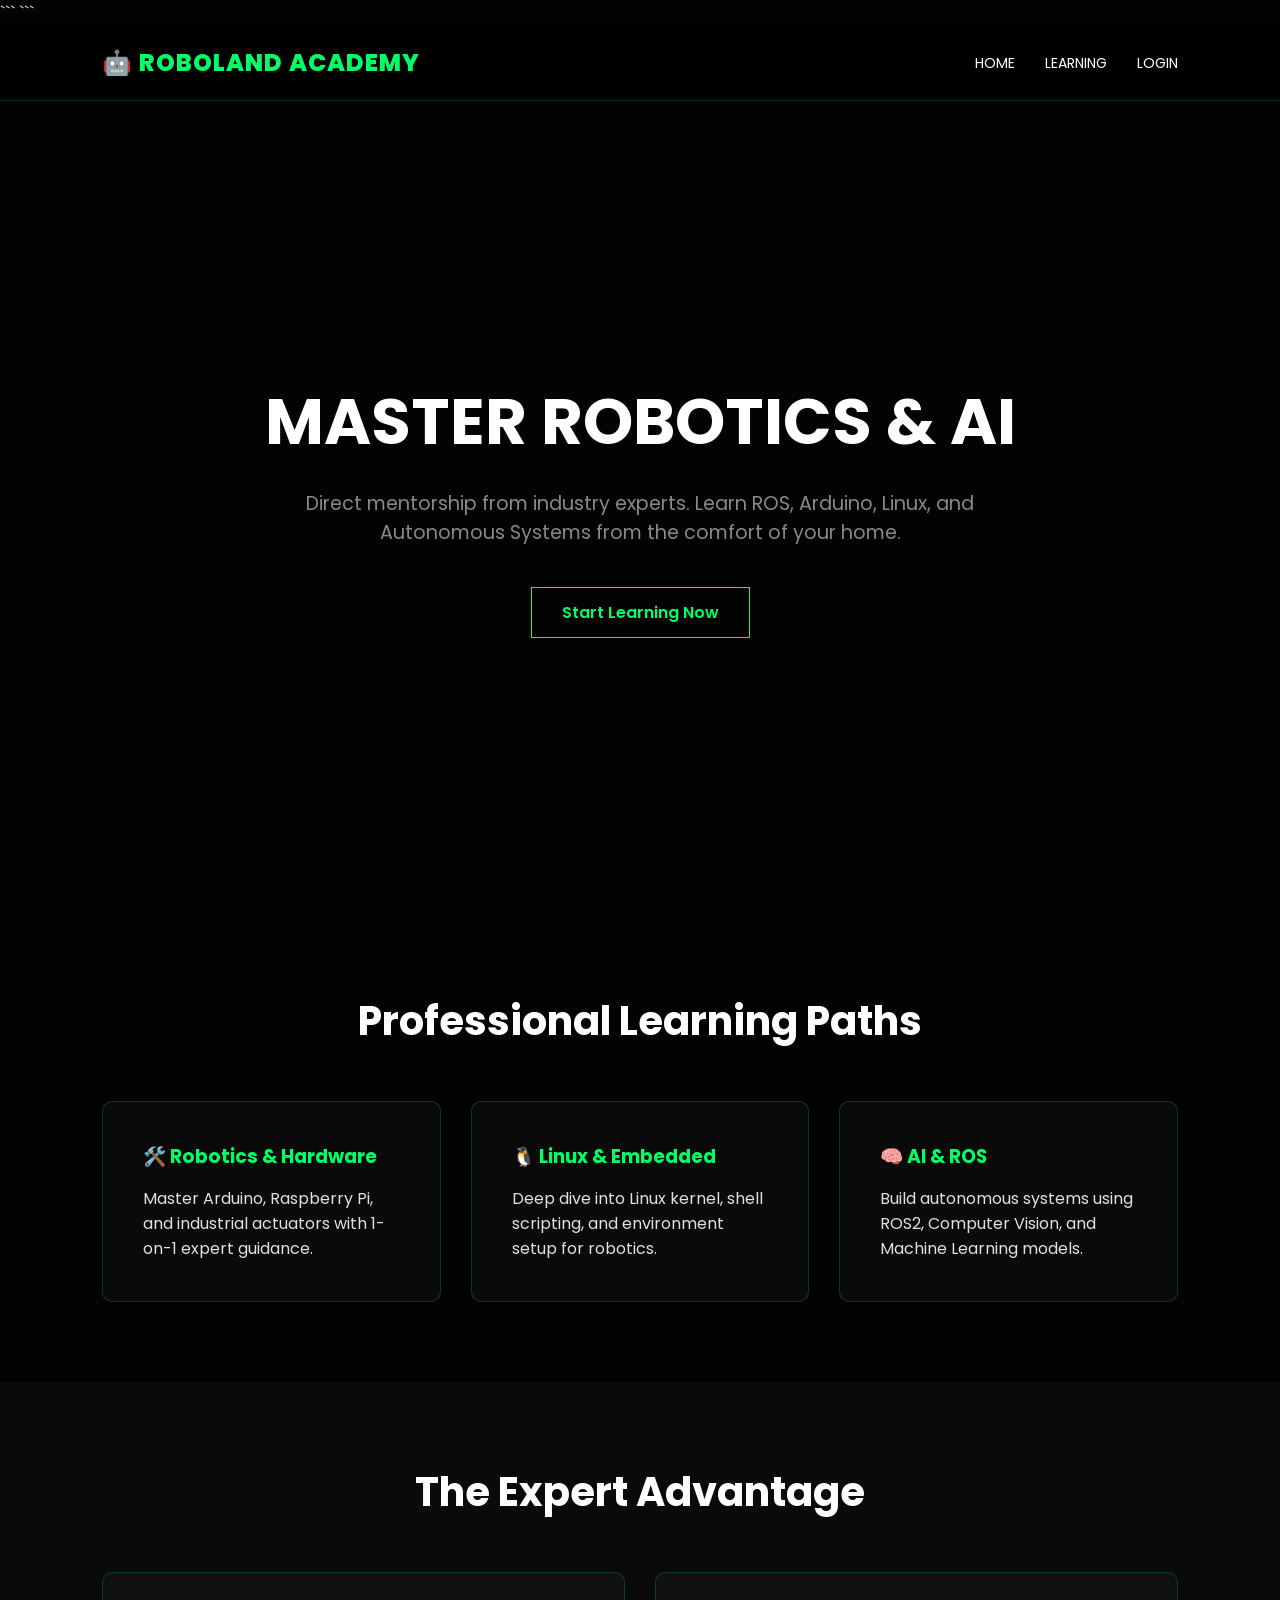
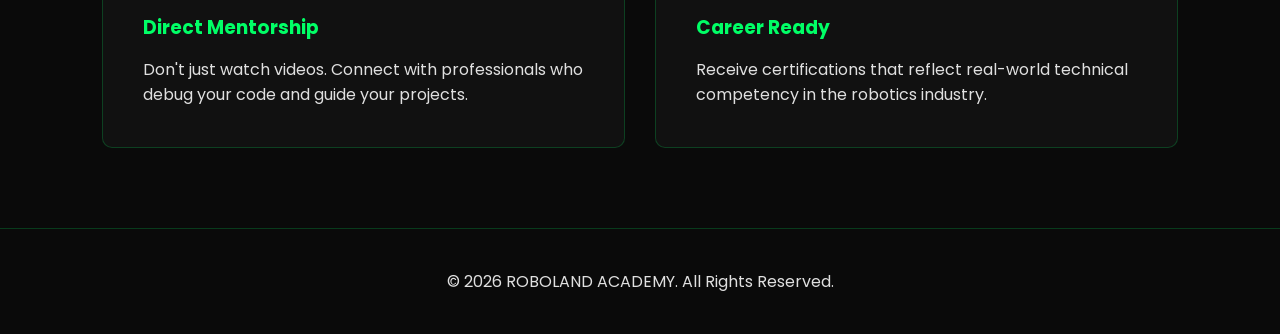
<file: index.html>
<!DOCTYPE html>

<html lang="en">

<head>
    <meta charset="UTF-8">
    <meta name="viewport" content="width=device-width, initial-scale=1.0">

```
<title>ROBOLAND | Robotics, AI & Innovation</title>

<meta name="description"
    content="ROBOLAND - Learn Robotics, Artificial Intelligence, Electronics, Linux and Programming.">

<link rel="stylesheet" href="style.css">
```

</head>

<body>
    <nav class="navbar">
        <div class="logo">🤖 ROBOLAND ACADEMY</div>
        <ul class="nav-links">
            <li><a href="index.html">Home</a></li>
            <li><a href="dashboard.html">Learning</a></li>
            <li><a href="login.html">Login</a></li>
        </ul>
    </nav>

    <section class="hero">
        <h1>Master Robotics & AI</h1>
        <p>Direct mentorship from industry experts. Learn ROS, Arduino, Linux, and Autonomous Systems from the comfort of your home.</p>
        <a href="register.html" class="btn">Start Learning Now</a>
    </section>

    <section>
        <h2 class="section-title">Professional Learning Paths</h2>
        <div class="grid">
            <div class="card">
                <h3>🛠️ Robotics & Hardware</h3>
                <p>Master Arduino, Raspberry Pi, and industrial actuators with 1-on-1 expert guidance.</p>
            </div>
            <div class="card">
                <h3>🐧 Linux & Embedded</h3>
                <p>Deep dive into Linux kernel, shell scripting, and environment setup for robotics.</p>
            </div>
            <div class="card">
                <h3>🧠 AI & ROS</h3>
                <p>Build autonomous systems using ROS2, Computer Vision, and Machine Learning models.</p>
            </div>
        </div>
    </section>

    <section style="background: var(--bg-secondary);">
        <h2 class="section-title">The Expert Advantage</h2>
        <div class="grid">
            <div class="card">
                <h3>Direct Mentorship</h3>
                <p>Don't just watch videos. Connect with professionals who debug your code and guide your projects.</p>
            </div>
            <div class="card">
                <h3>Career Ready</h3>
                <p>Receive certifications that reflect real-world technical competency in the robotics industry.</p>
            </div>
        </div>
    </section>

    <footer>
        <p>© 2026 ROBOLAND ACADEMY. All Rights Reserved.</p>
    </footer>
</body>
</html>
</file>
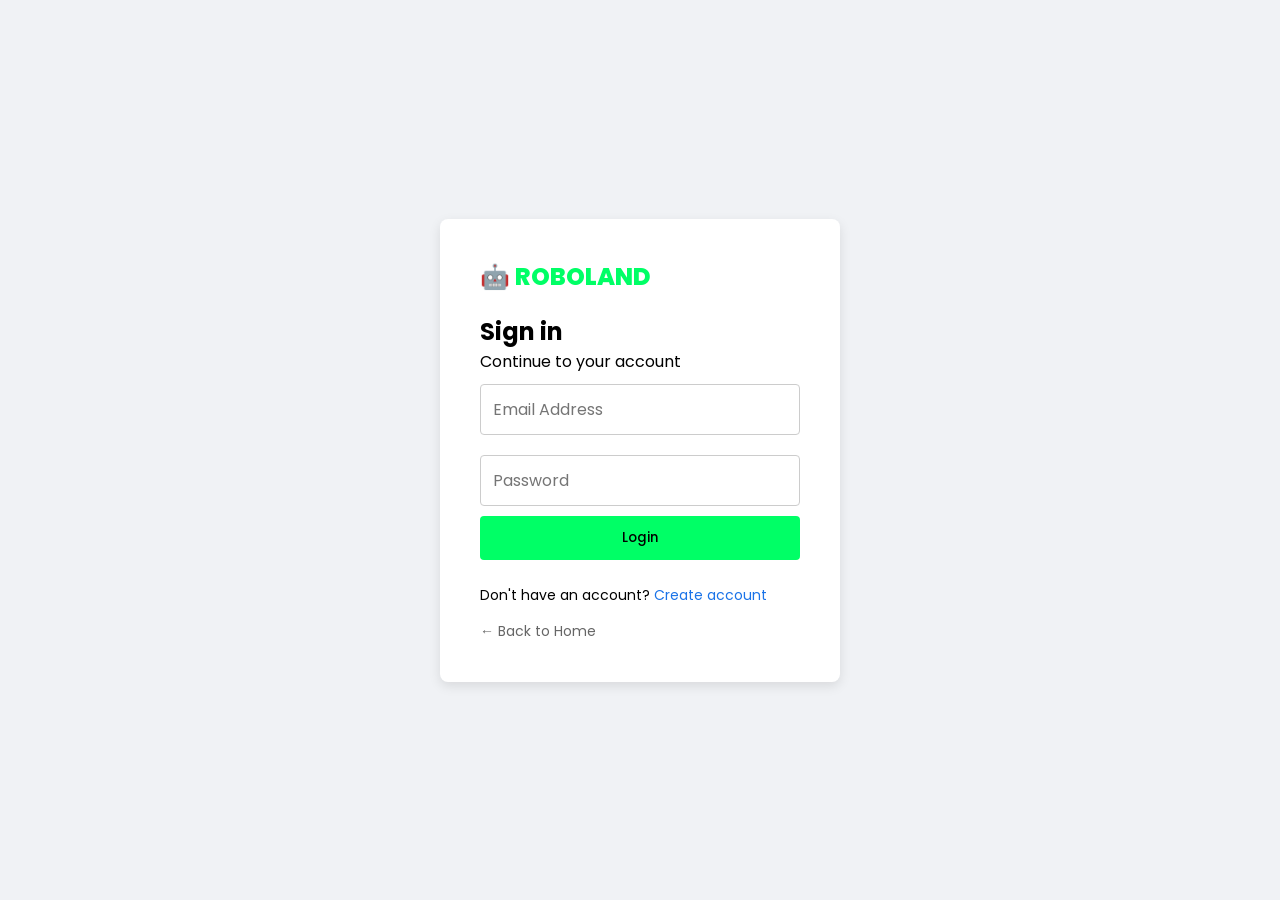
<file: admin-dashboard.html>
<!DOCTYPE html>
<html lang="en">
<head>
    <meta charset="UTF-8">
    <meta name="viewport" content="width=device-width, initial-scale=1.0">
    <title>ROBOLAND | Admin Dashboard</title>
    <!-- Links to your main style.css for design variables -->
    <link rel="stylesheet" href="style.css">
    <style>
        /* Admin-specific layout adjustments */
        body { padding: 50px 8%; }
        h2 { color: var(--primary); margin-bottom: 20px; text-shadow: 0 0 10px var(--primary); }
        
        .admin-table { 
            width: 100%; 
            border-collapse: collapse; 
            background: var(--card); 
            border: 1px solid var(--border);
            border-radius: 20px;
            overflow: hidden;
            margin-top: 20px;
        }
        .admin-table th { 
            background: var(--primary); 
            color: black; 
            padding: 15px; 
            text-align: left; 
        }
        .admin-table td { 
            padding: 15px; 
            border-bottom: 1px solid #333; 
            color: white; 
        }
        .admin-table tr:hover { background: #1a1a1a; }
        
        .top-bar { display: flex; justify-content: space-between; align-items: center; margin-bottom: 30px; }
    </style>
</head>
<body>

    <div class="top-bar">
        <h2>User Management</h2>
        <button class="btn" onclick="logout()">Logout</button>
    </div>

    <table class="admin-table" id="userTable">
        <thead>
            <tr>
                <th>Full Name</th>
                <th>Email</th>
                <th>Role</th>
            </tr>
        </thead>
        <tbody>
            <!-- Users will be injected here by JavaScript -->
        </tbody>
    </table>

    <script>
        // 1. Security Check: Immediately redirect if not authorized
        function checkAccess() {
            const adminEmail = localStorage.getItem('userEmail');
            const userRole = localStorage.getItem('userRole');

            if (!adminEmail || userRole !== 'admin') {
                alert("Unauthorized access! Redirecting to login.");
                window.location.href = "login.html";
            }
        }

        // 2. Fetch all users from Backend
        async function fetchUsers() {
            const adminEmail = localStorage.getItem('userEmail');

            try {
                const response = await fetch('https://roboland-backend.onrender.com/api/admin/users', {
                    headers: { 'admin-email': adminEmail }
                });

                if (response.ok) {
                    const users = await response.json();
                    const tbody = document.querySelector('#userTable tbody');
                    tbody.innerHTML = ""; // Clear table
                    
                    users.forEach(user => {
                        tbody.innerHTML += `
                            <tr>
                                <td>${user.fullName}</td>
                                <td>${user.email}</td>
                                <td>${user.role}</td>
                            </tr>`;
                    });
                } else {
                    throw new Error("Unauthorized");
                }
            } catch (err) {
                alert("Session expired or unauthorized.");
                logout();
            }
        }

        // 3. Logout function
        function logout() {
            localStorage.clear();
            window.location.href = "login.html";
        }

        // Initialize dashboard
        checkAccess();
        fetchUsers();
    </script>
</body>
</html>
</file>
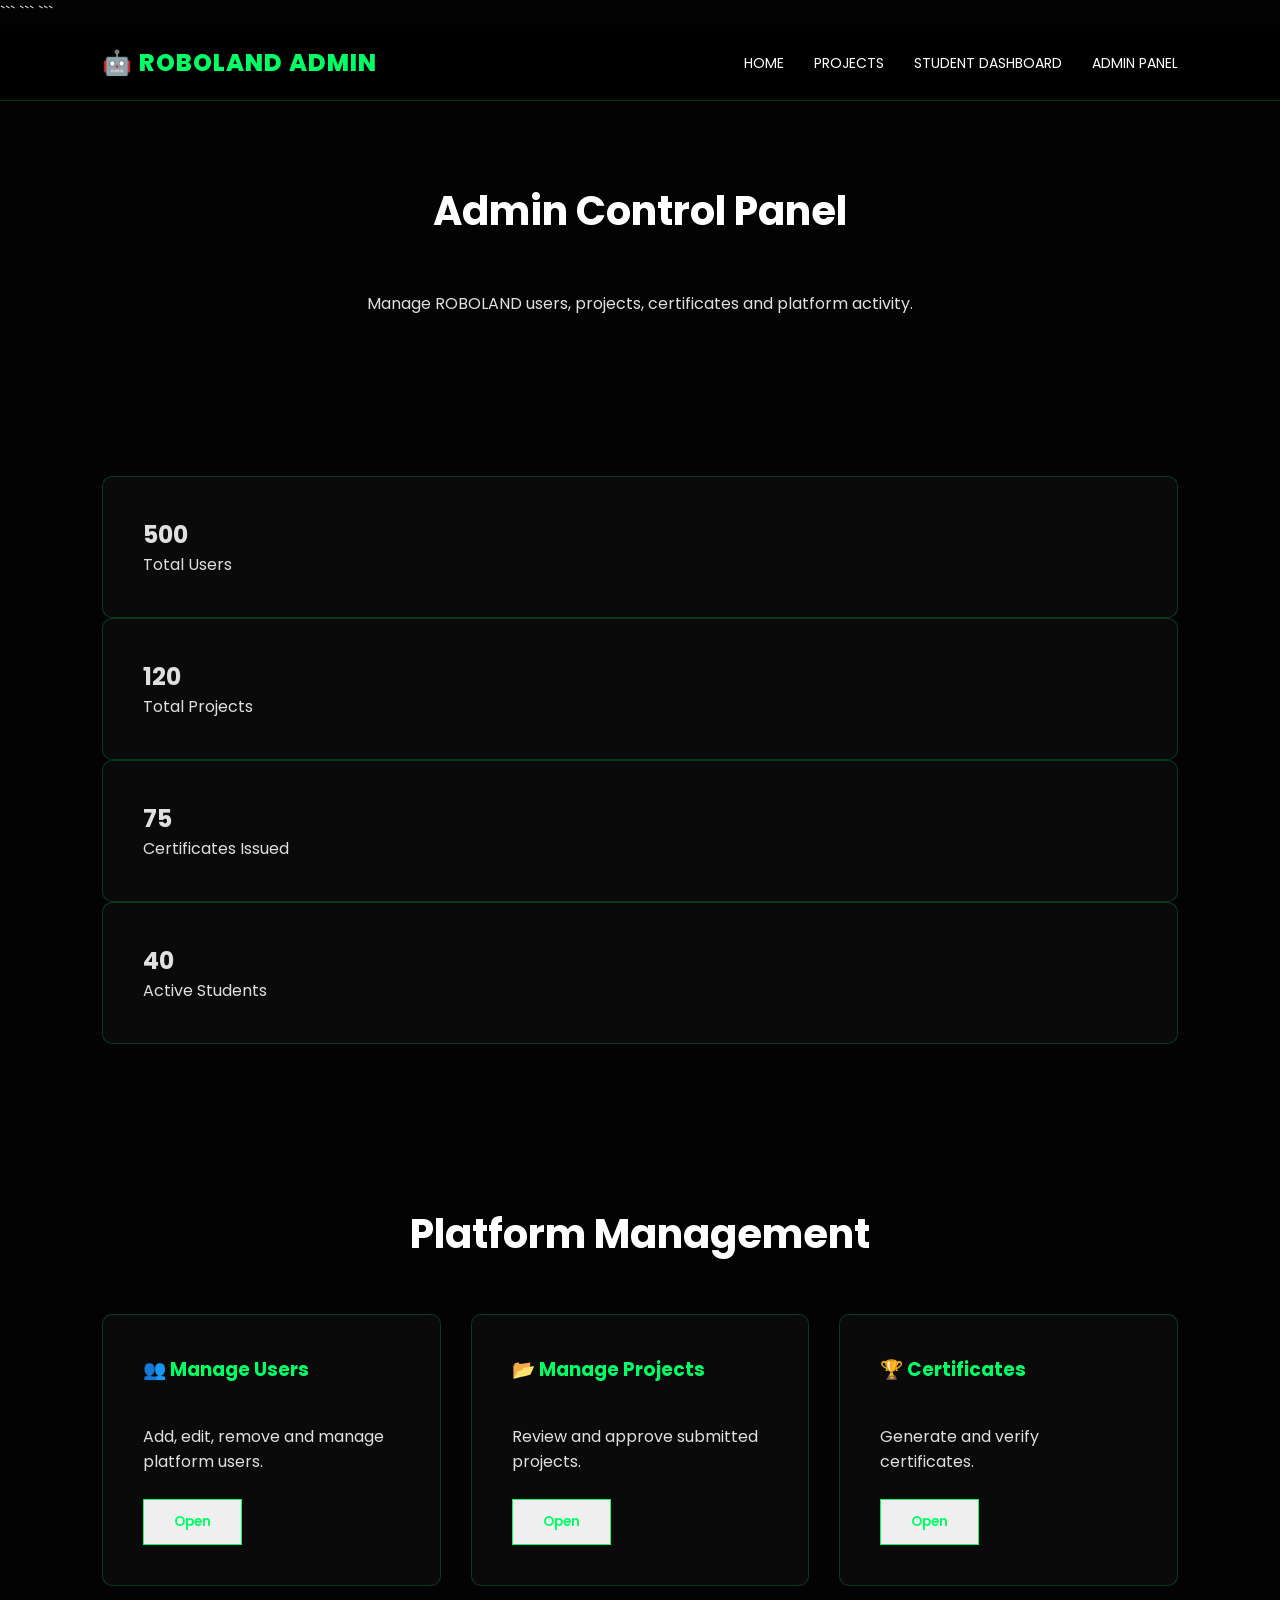
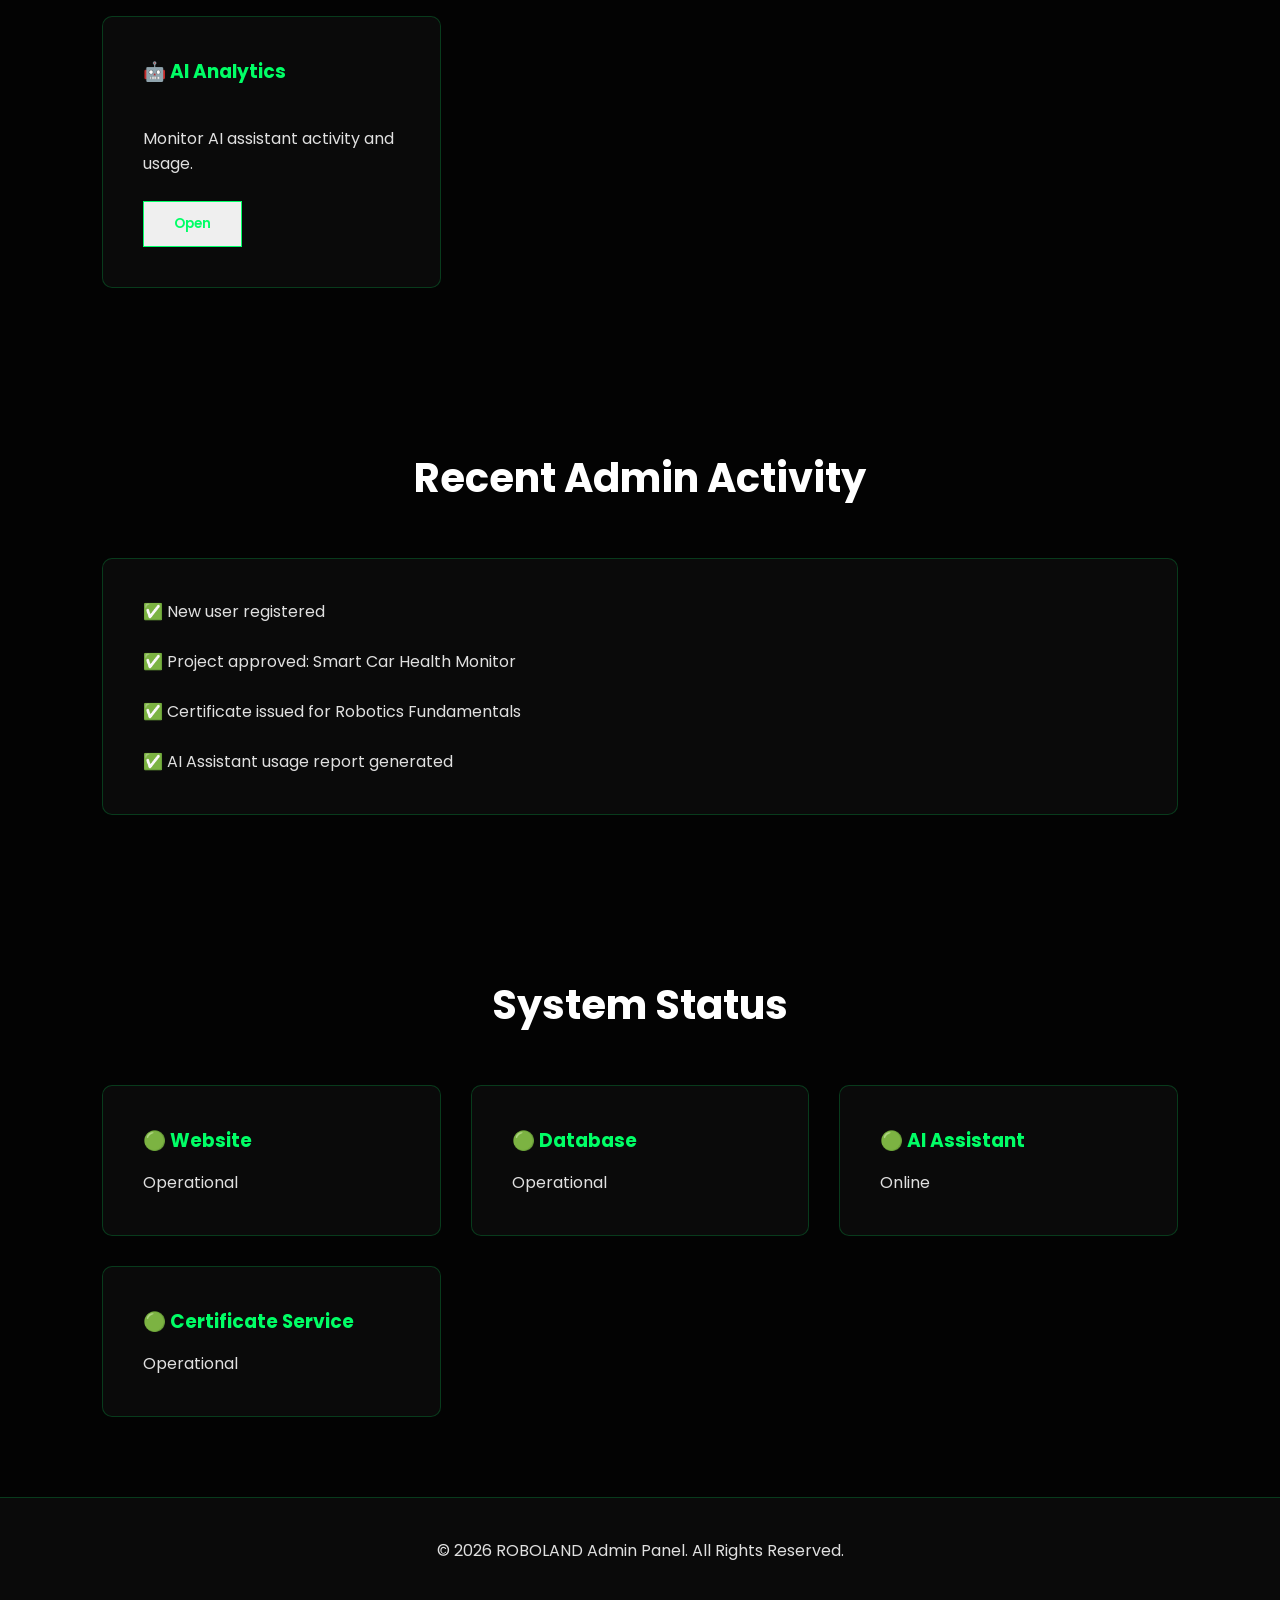
<file: admin.html>
<!DOCTYPE html>

<html lang="en">

<head>
    <meta charset="UTF-8">
    <meta name="viewport" content="width=device-width, initial-scale=1.0">

```
<title>ROBOLAND | Admin Dashboard</title>

<link rel="stylesheet" href="style.css">
```

</head>

<body>

```
<!-- NAVBAR -->

<nav class="navbar">

    <div class="logo">🤖 ROBOLAND ADMIN</div>

    <ul class="nav-links">
        <li><a href="index.html">Home</a></li>
        <li><a href="projects.html">Projects</a></li>
        <li><a href="dashboard.html">Student Dashboard</a></li>
        <li><a href="admin.html">Admin Panel</a></li>
    </ul>

</nav>

<!-- PAGE TITLE -->

<section>

    <h1 class="section-title">
        Admin Control Panel
    </h1>

    <p style="text-align:center;">
        Manage ROBOLAND users, projects, certificates and platform activity.
    </p>

</section>

<!-- ADMIN STATS -->

<section>

    <div class="dashboard-grid">

        <div class="card">
            <h2>500</h2>
            <p>Total Users</p>
        </div>

        <div class="card">
            <h2>120</h2>
            <p>Total Projects</p>
        </div>

        <div class="card">
            <h2>75</h2>
            <p>Certificates Issued</p>
        </div>

        <div class="card">
            <h2>40</h2>
            <p>Active Students</p>
        </div>

    </div>

</section>

<!-- MANAGEMENT SECTION -->

<section>

    <h2 class="section-title">
        Platform Management
    </h2>

    <div class="grid">

        <div class="card">

            <h3>👥 Manage Users</h3>

            <br>

            <p>
                Add, edit, remove and manage platform users.
            </p>

            <br>

            <button class="btn">
                Open
            </button>

        </div>

        <div class="card">

            <h3>📂 Manage Projects</h3>

            <br>

            <p>
                Review and approve submitted projects.
            </p>

            <br>

            <button class="btn">
                Open
            </button>

        </div>

        <div class="card">

            <h3>🏆 Certificates</h3>

            <br>

            <p>
                Generate and verify certificates.
            </p>

            <br>

            <button class="btn">
                Open
            </button>

        </div>

        <div class="card">

            <h3>🤖 AI Analytics</h3>

            <br>

            <p>
                Monitor AI assistant activity and usage.
            </p>

            <br>

            <button class="btn">
                Open
            </button>

        </div>

    </div>

</section>

<!-- RECENT ADMIN ACTIVITY -->

<section>

    <h2 class="section-title">
        Recent Admin Activity
    </h2>

    <div class="card">

        <p>✅ New user registered</p>
        <br>

        <p>✅ Project approved: Smart Car Health Monitor</p>
        <br>

        <p>✅ Certificate issued for Robotics Fundamentals</p>
        <br>

        <p>✅ AI Assistant usage report generated</p>

    </div>

</section>

<!-- SYSTEM STATUS -->

<section>

    <h2 class="section-title">
        System Status
    </h2>

    <div class="grid">

        <div class="card">
            <h3>🟢 Website</h3>
            <p>Operational</p>
        </div>

        <div class="card">
            <h3>🟢 Database</h3>
            <p>Operational</p>
        </div>

        <div class="card">
            <h3>🟢 AI Assistant</h3>
            <p>Online</p>
        </div>

        <div class="card">
            <h3>🟢 Certificate Service</h3>
            <p>Operational</p>
        </div>

    </div>

</section>

<!-- FOOTER -->

<footer>

    <p>
        © 2026 ROBOLAND Admin Panel. All Rights Reserved.
    </p>

</footer>
```

</body>

</html>
</file>
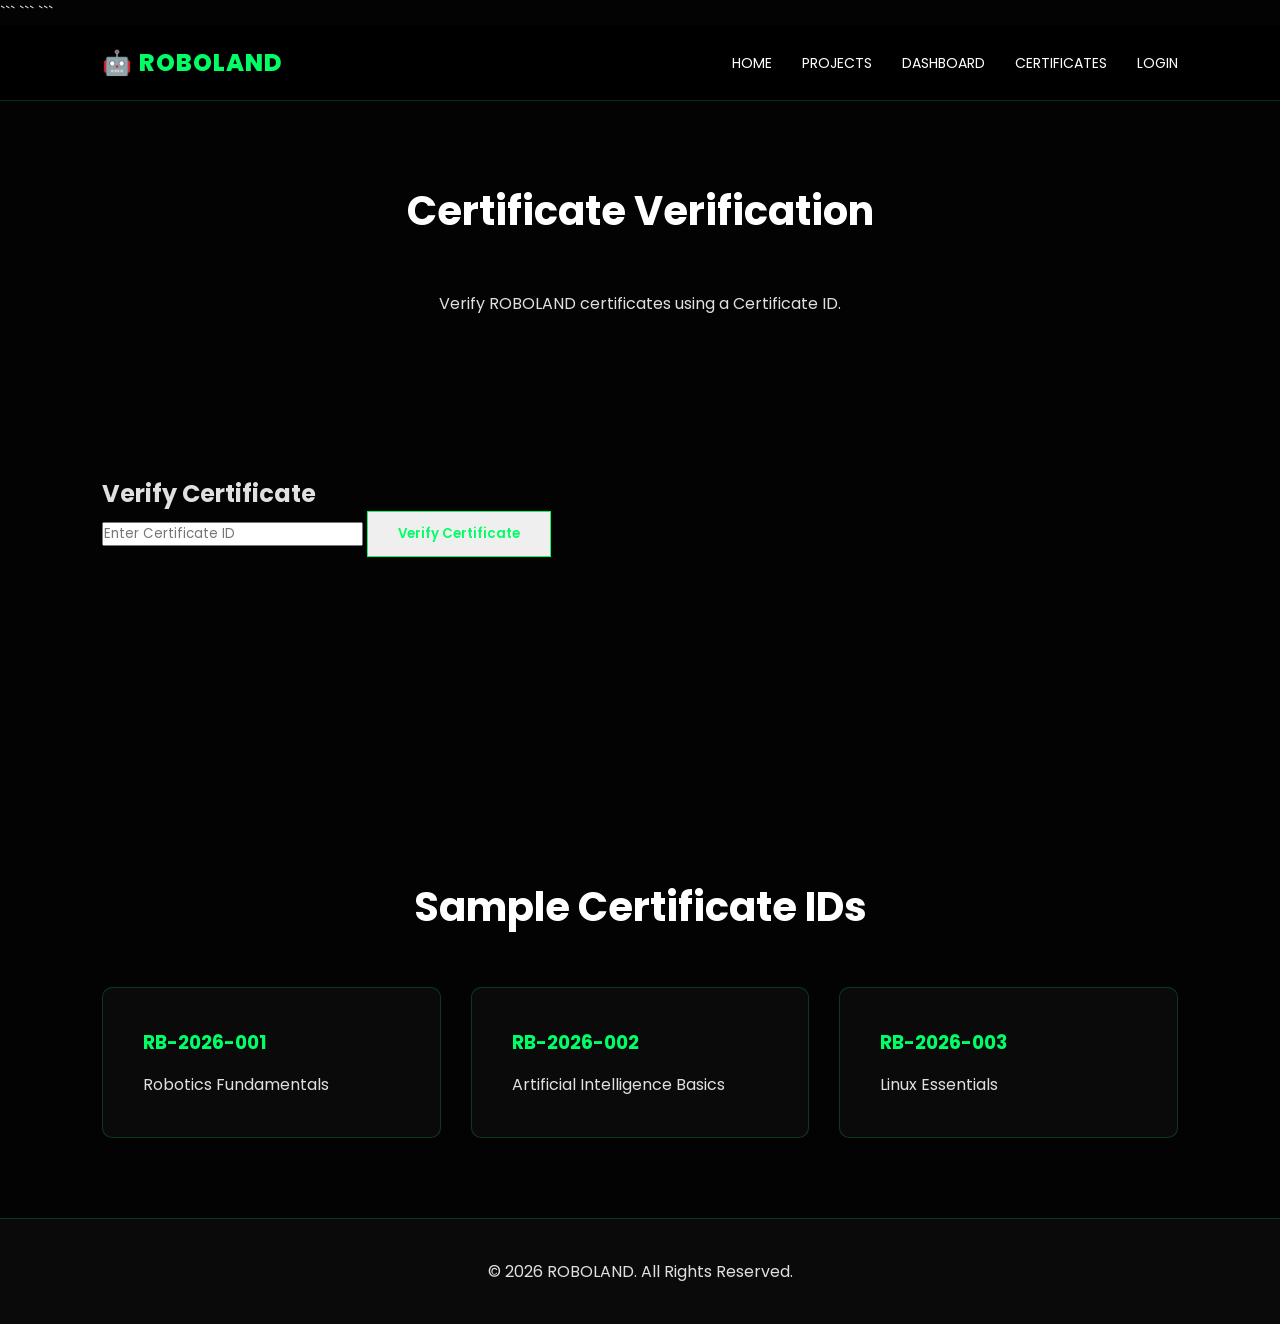
<file: certificates.html>
<!DOCTYPE html>

<html lang="en">

<head>
    <meta charset="UTF-8">
    <meta name="viewport" content="width=device-width, initial-scale=1.0">

```
<title>ROBOLAND | Certificate Verification</title>

<link rel="stylesheet" href="style.css">
```

</head>

<body>

```
<!-- NAVBAR -->

<nav class="navbar">

    <div class="logo">🤖 ROBOLAND</div>

    <ul class="nav-links">
        <li><a href="index.html">Home</a></li>
        <li><a href="projects.html">Projects</a></li>
        <li><a href="dashboard.html">Dashboard</a></li>
        <li><a href="certificates.html">Certificates</a></li>
        <li><a href="login.html">Login</a></li>
    </ul>

</nav>

<!-- PAGE HEADER -->

<section>

    <h1 class="section-title">
        Certificate Verification
    </h1>

    <p style="text-align:center;">
        Verify ROBOLAND certificates using a Certificate ID.
    </p>

</section>

<!-- VERIFICATION FORM -->

<section>

    <div class="form-container">

        <h2>Verify Certificate</h2>

        <input
            type="text"
            id="certificateId"
            placeholder="Enter Certificate ID">

        <button
            class="btn"
            onclick="verifyCertificate()">
            Verify Certificate
        </button>

    </div>

</section>

<!-- RESULT -->

<section>

    <div
        class="card"
        id="certificateResult"
        style="display:none;">

        <h2 style="color:#00e5ff;">
            Certificate Verified
        </h2>

        <br>

        <p>
            <strong>Name:</strong>
            <span id="studentName"></span>
        </p>

        <br>

        <p>
            <strong>Course:</strong>
            <span id="courseName"></span>
        </p>

        <br>

        <p>
            <strong>Issue Date:</strong>
            <span id="issueDate"></span>
        </p>

        <br>

        <p>
            <strong>Status:</strong>
            Valid Certificate ✅
        </p>

    </div>

</section>

<!-- SAMPLE CERTIFICATES -->

<section>

    <h2 class="section-title">
        Sample Certificate IDs
    </h2>

    <div class="grid">

        <div class="card">
            <h3>RB-2026-001</h3>
            <p>Robotics Fundamentals</p>
        </div>

        <div class="card">
            <h3>RB-2026-002</h3>
            <p>Artificial Intelligence Basics</p>
        </div>

        <div class="card">
            <h3>RB-2026-003</h3>
            <p>Linux Essentials</p>
        </div>

    </div>

</section>

<!-- FOOTER -->

<footer>

    <p>
        © 2026 ROBOLAND. All Rights Reserved.
    </p>

</footer>


<script>
    async function verifyCertificate() {
        const certificateId = document.getElementById("certificateId").value;
        const result = document.getElementById("certificateResult");

       try {
        // Notice the backticks (`) wrapping the URL instead of single quotes!
        const response = await fetch(`https://roboland-backend.onrender.com/api/certificates/${certificateId}`);
        
        if (response.ok) {
            const data = await response.json();
            
            document.getElementById("studentName").innerText = data.studentName;
            document.getElementById("courseName").innerText = data.courseName;
            document.getElementById("issueDate").innerText = data.issueDate;
            
            result.style.display = "block";
        } else {
            alert("Certificate not found!");
            result.style.display = "none";
        }
    } catch (error) {
        console.error("Error verifying certificate:", error);
        alert("Could not connect to the verification server.");
    }
    }
</script>

</body>




</html>
</file>
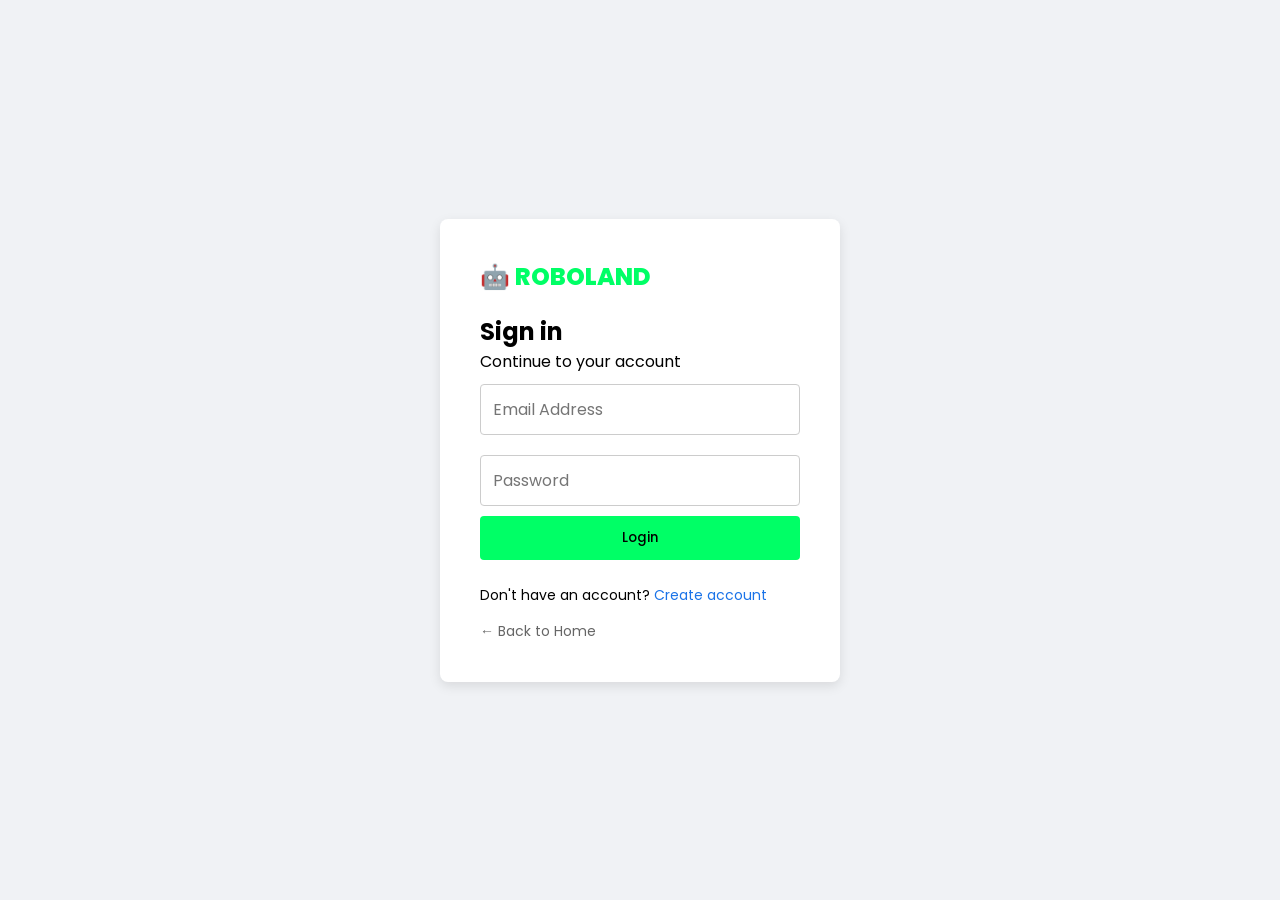
<file: dashboard.html>
<!DOCTYPE html>
<html lang="en">
<head>
    <meta charset="UTF-8">
    <meta name="viewport" content="width=device-width, initial-scale=1.0">
    <title>ROBOLAND | My Dashboard</title>
    <link rel="stylesheet" href="style.css">
</head>
<body>

    <!-- NAVBAR -->
    <nav class="navbar">
        <div class="logo">🤖 ROBOLAND</div>
        <ul class="nav-links">
            <li><a href="index.html">Home</a></li>
            <li><a href="projects.html">Projects</a></li>
            <li><a href="dashboard.html" style="color: var(--primary);">Dashboard</a></li>
            <li><a href="certificates.html">Certificates</a></li>
            <!-- We will replace the Login link with a Logout button in the dashboard! -->
            <li><a href="#" onclick="logout()">Logout</a></li>
        </ul>
    </nav>

    <!-- DASHBOARD HEADER -->
    <section>
        <h1 id="welcomeMessage" class="section-title" style="margin-bottom: 20px;">
            Loading Dashboard...
        </h1>
        <p style="text-align:center; margin-bottom: 50px;">
            Welcome to your personal ROBOLAND command center.
        </p>

        <!-- DASHBOARD GRID -->
        <div class="dashboard-grid">
            <div class="card">
                <h2 style="font-size: 3rem;">📚</h2>
                <h3>My Courses</h3>
                <p>Pick up where you left off in Robotics Fundamentals.</p>
                <br>
                <a href="#" class="btn" style="padding: 10px 20px;">Resume</a>
            </div>

            <div class="card">
                <h2 style="font-size: 3rem;">🏆</h2>
                <h3>My Certificates</h3>
                <p>View and verify your earned ROBOLAND certificates.</p>
                <br>
                <a href="certificates.html" class="btn" style="padding: 10px 20px;">View</a>
            </div>

            <div class="card">
                <h2 style="font-size: 3rem;">⚙️</h2>
                <h3>Settings</h3>
                <p>Update your profile, password, and account preferences.</p>
                <br>
                <a href="#" class="btn" style="padding: 10px 20px;">Edit Profile</a>
            </div>
        </div>
    </section>

    <!-- FOOTER -->
    <footer>
        <p>© 2026 ROBOLAND. All Rights Reserved.</p>
    </footer>

    <!-- DASHBOARD LOGIC -->
    <script>
        // 1. Check if the user is logged in
        const loggedInUser = localStorage.getItem('robolandUser');

        if (loggedInUser) {
            // 2. If they are, update the title to greet them by name!
            document.getElementById('welcomeMessage').innerText = `Welcome back, ${loggedInUser}!`;
        } else {
            // 3. If they are NOT logged in, kick them out to the login page
            alert("Security Alert: Please log in to view your dashboard.");
            window.location.href = "login.html";
        }
        
        // 4. The Logout function
        function logout() {
            localStorage.removeItem('robolandUser'); // Delete the saved name
            alert("You have been successfully logged out.");
            window.location.href = "index.html"; // Send them back to the home page
        }
    </script>

</body>
</html>
</file>
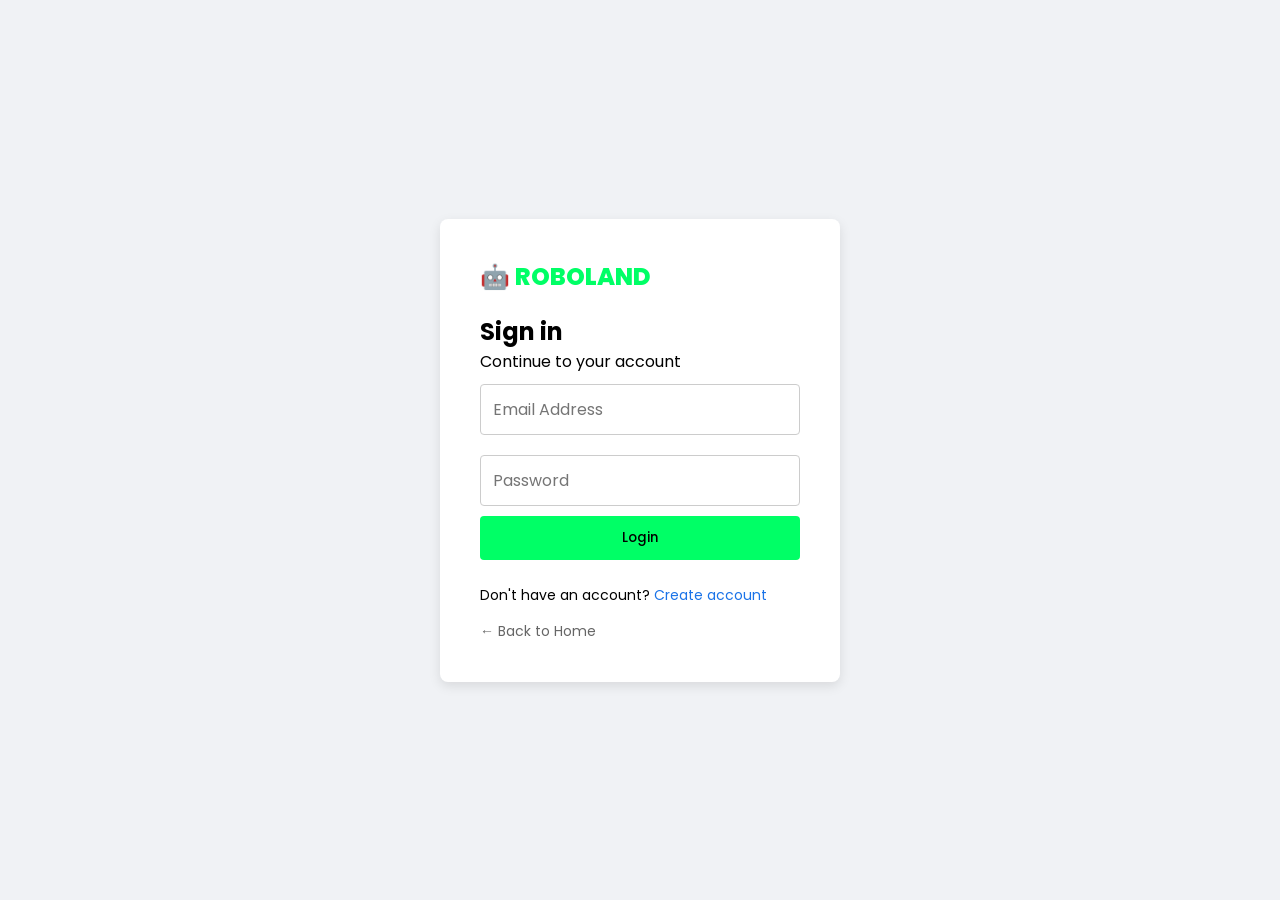
<file: login.html>
<!DOCTYPE html>
<html lang="en">
<head>
    <meta charset="UTF-8">
    <meta name="viewport" content="width=device-width, initial-scale=1.0">
    <title>ROBOLAND | Sign In</title>
    <link rel="stylesheet" href="style.css">
</head>
<body class="auth-body">

    <!-- The Auth Container is now the only focus of the page -->
    <div class="auth-container">
        <div style="font-weight: 800; color: var(--primary); font-size: 24px; margin-bottom: 20px;">🤖 ROBOLAND</div>
        
        <h2>Sign in</h2>
        <p>Continue to your account</p>

        <form>
            <input type="email" class="auth-input" placeholder="Email Address" required>
            <input type="password" class="auth-input" placeholder="Password" required>
            <button type="submit" class="auth-btn" style="background-color: var(--primary); color: black;">Login</button>
        </form>

        <p style="margin-top: 25px; font-size: 14px;">
            Don't have an account? 
            <a href="register.html" style="color:#1a73e8; text-decoration: none;">Create account</a>
        </p>
        
        <p style="margin-top: 15px; font-size: 14px;">
            <a href="index.html" style="color:#666; text-decoration: none;">← Back to Home</a>
        </p>
    </div>

    <script>
        document.querySelector('form').addEventListener('submit', async (e) => {
            e.preventDefault();

            const inputs = document.querySelectorAll('input');
            const email = inputs[0].value;
            const password = inputs[1].value;

            try {
                const response = await fetch('https://roboland-backend.onrender.com/api/login', {
                    method: 'POST',
                    headers: { 'Content-Type': 'application/json' },
                    body: JSON.stringify({ email, password })
                });

                const data = await response.json();

                if (response.ok) {
                    localStorage.setItem('userEmail', email);
                    localStorage.setItem('userRole', data.role);

                    alert("Login successful!");

                    if (data.role === 'admin') {
                        window.location.href = "admin-dashboard.html";
                    } else {
                        window.location.href = "dashboard.html";
                    }
                } else {
                    alert("Error: " + data.error);
                }
            } catch (error) {
                console.error("Fetch error:", error);
                alert("Cannot reach the server.");
            }
        });
    </script>
</body>
</html>
</file>
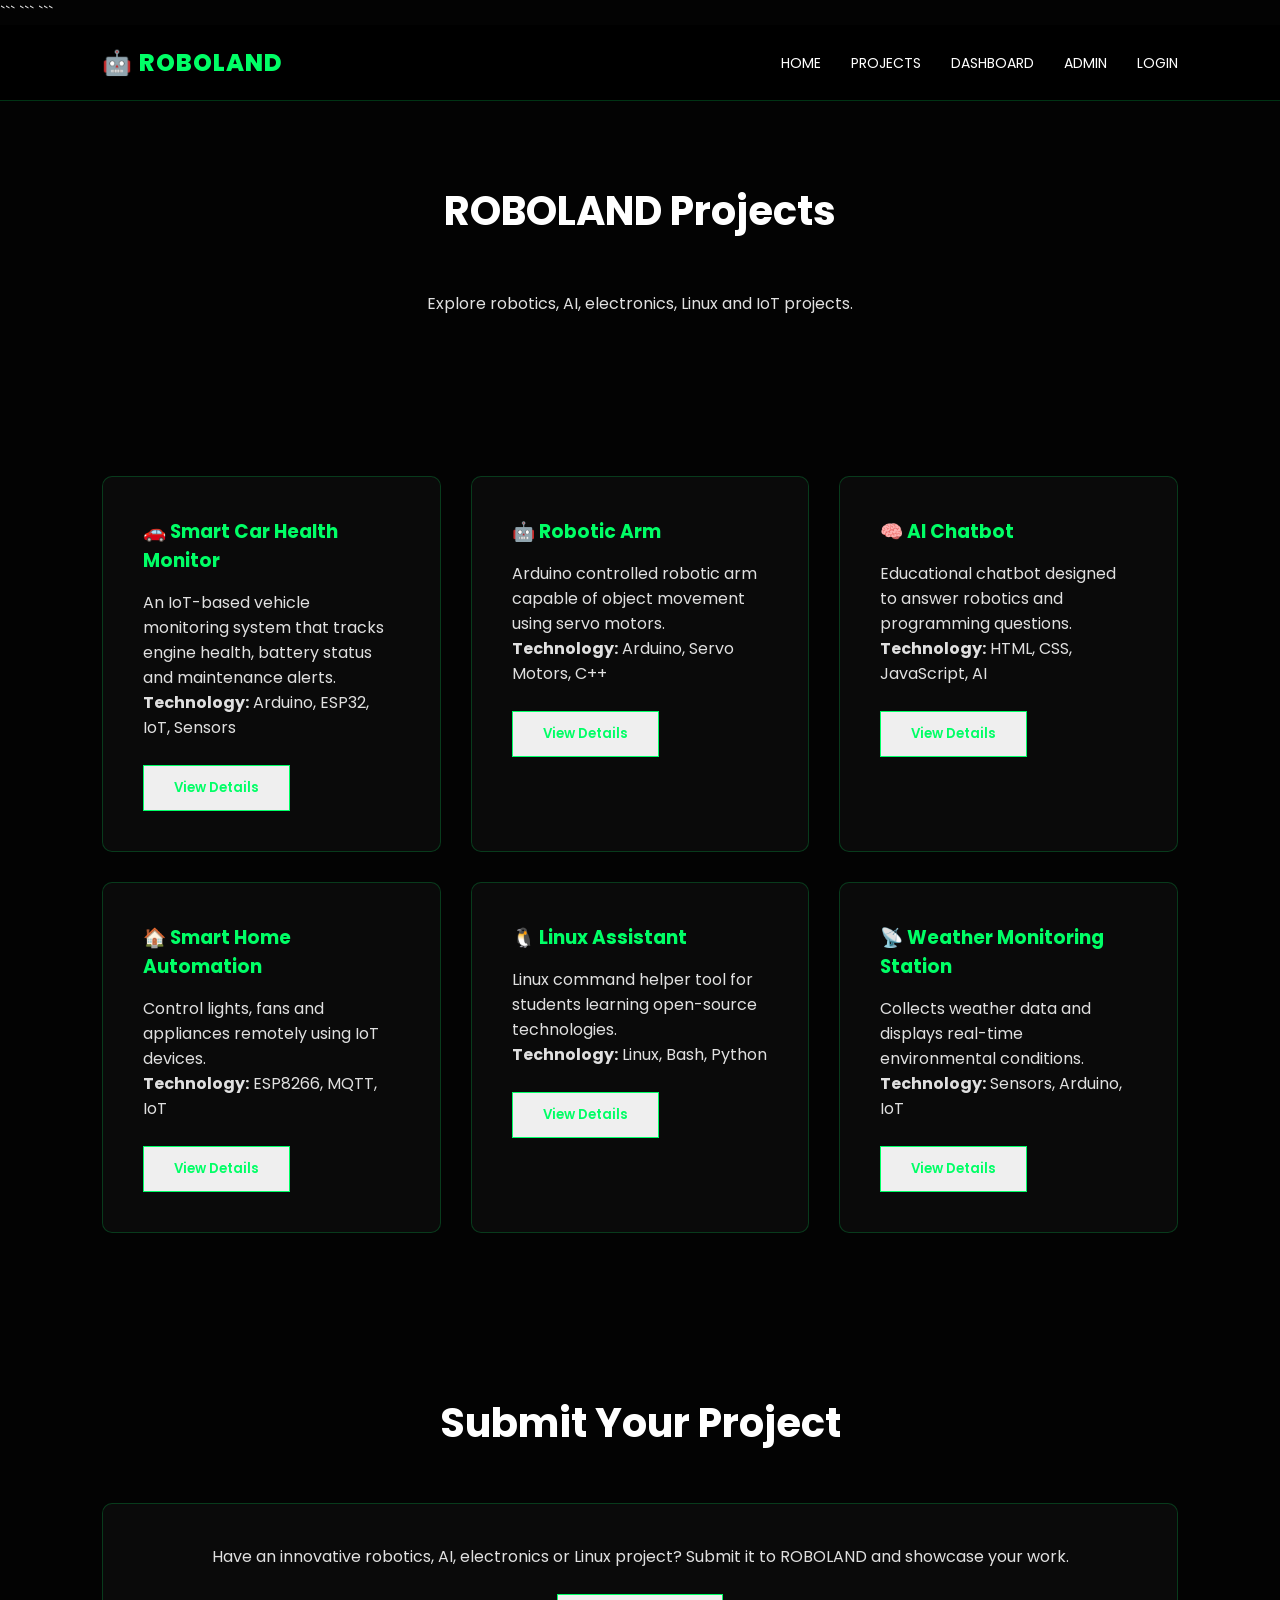
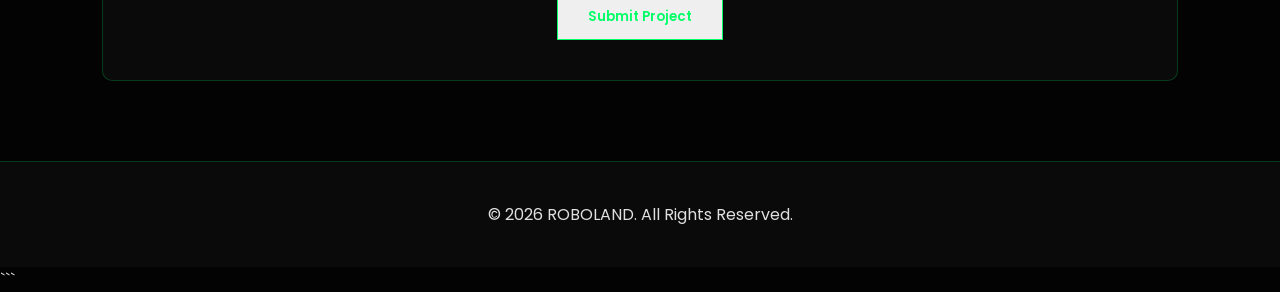
<file: projects.html>
<!DOCTYPE html>

<html lang="en">

<head>
    <meta charset="UTF-8">
    <meta name="viewport" content="width=device-width, initial-scale=1.0">

```
<title>ROBOLAND | Projects</title>

<link rel="stylesheet" href="style.css">
```

</head>

<body>

```
<!-- NAVBAR -->

<nav class="navbar">

    <div class="logo">🤖 ROBOLAND</div>

    <ul class="nav-links">
        <li><a href="index.html">Home</a></li>
        <li><a href="projects.html">Projects</a></li>
        <li><a href="dashboard.html">Dashboard</a></li>
        <li><a href="admin.html">Admin</a></li>
        <li><a href="login.html">Login</a></li>
    </ul>

</nav>

<!-- PAGE HEADER -->

<section>

    <h1 class="section-title">
        ROBOLAND Projects
    </h1>

    <p style="text-align:center;">
        Explore robotics, AI, electronics, Linux and IoT projects.
    </p>

</section>

<!-- PROJECTS GRID -->

<section>

    <div class="grid">

        <!-- PROJECT 1 -->

        <div class="card project-card">

            <h3>🚗 Smart Car Health Monitor</h3>

            <p>
                An IoT-based vehicle monitoring system that tracks
                engine health, battery status and maintenance alerts.
            </p>

            <p>
                <strong>Technology:</strong>
                Arduino, ESP32, IoT, Sensors
            </p>

            <br>

            <button class="btn">
                View Details
            </button>

        </div>

        <!-- PROJECT 2 -->

        <div class="card project-card">

            <h3>🤖 Robotic Arm</h3>

            <p>
                Arduino controlled robotic arm capable of
                object movement using servo motors.
            </p>

            <p>
                <strong>Technology:</strong>
                Arduino, Servo Motors, C++
            </p>

            <br>

            <button class="btn">
                View Details
            </button>

        </div>

        <!-- PROJECT 3 -->

        <div class="card project-card">

            <h3>🧠 AI Chatbot</h3>

            <p>
                Educational chatbot designed to answer
                robotics and programming questions.
            </p>

            <p>
                <strong>Technology:</strong>
                HTML, CSS, JavaScript, AI
            </p>

            <br>

            <button class="btn">
                View Details
            </button>

        </div>

        <!-- PROJECT 4 -->

        <div class="card project-card">

            <h3>🏠 Smart Home Automation</h3>

            <p>
                Control lights, fans and appliances
                remotely using IoT devices.
            </p>

            <p>
                <strong>Technology:</strong>
                ESP8266, MQTT, IoT
            </p>

            <br>

            <button class="btn">
                View Details
            </button>

        </div>

        <!-- PROJECT 5 -->

        <div class="card project-card">

            <h3>🐧 Linux Assistant</h3>

            <p>
                Linux command helper tool for students
                learning open-source technologies.
            </p>

            <p>
                <strong>Technology:</strong>
                Linux, Bash, Python
            </p>

            <br>

            <button class="btn">
                View Details
            </button>

        </div>

        <!-- PROJECT 6 -->

        <div class="card project-card">

            <h3>📡 Weather Monitoring Station</h3>

            <p>
                Collects weather data and displays
                real-time environmental conditions.
            </p>

            <p>
                <strong>Technology:</strong>
                Sensors, Arduino, IoT
            </p>

            <br>

            <button class="btn">
                View Details
            </button>

        </div>

    </div>

</section>

<!-- PROJECT SUBMISSION -->

<section>

    <h2 class="section-title">
        Submit Your Project
    </h2>

    <div class="card">

        <p style="text-align:center;">
            Have an innovative robotics, AI, electronics or Linux project?
            Submit it to ROBOLAND and showcase your work.
        </p>

        <br>

        <div style="text-align:center;">

            <button class="btn">
                Submit Project
            </button>

        </div>

    </div>

</section>

<!-- FOOTER -->

<footer>

    <p>
        © 2026 ROBOLAND. All Rights Reserved.
    </p>

</footer>
```

</body>

</html>
</file>
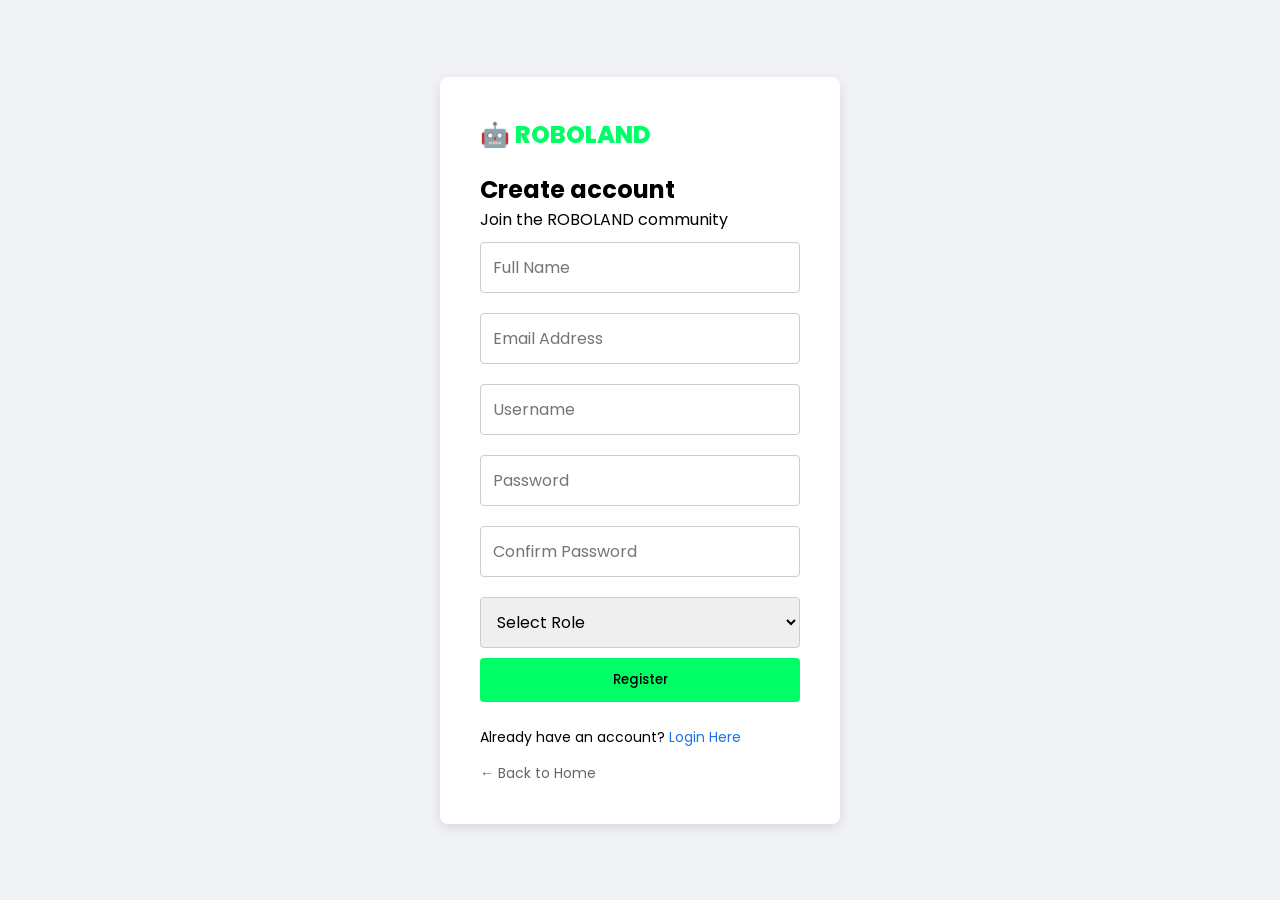
<file: register.html>
<!DOCTYPE html>
<html lang="en">
<head>
    <meta charset="UTF-8">
    <meta name="viewport" content="width=device-width, initial-scale=1.0">
    <title>ROBOLAND | Create Account</title>
    <link rel="stylesheet" href="style.css">
</head>
<body class="auth-body">

    <!-- REGISTER FORM -->
    <div class="auth-container">
        <div style="font-weight: 800; color: var(--primary); font-size: 24px; margin-bottom: 20px;">🤖 ROBOLAND</div>
        
        <h2>Create account</h2>
        <p>Join the ROBOLAND community</p>

        <form>
            <input type="text" class="auth-input" placeholder="Full Name" required>
            <input type="email" class="auth-input" placeholder="Email Address" required>
            <input type="text" class="auth-input" placeholder="Username" required>
            <input type="password" class="auth-input" placeholder="Password" required>
            <input type="password" class="auth-input" placeholder="Confirm Password" required>
            
            <select class="auth-input" required>
                <option value="">Select Role</option>
                <option value="Student">Student</option>
                <option value="Teacher">Teacher</option>
            </select>

            <button type="submit" class="auth-btn" style="background-color: var(--primary); color: black;">Register</button>
        </form>

        <p style="margin-top: 25px; font-size: 14px;">
            Already have an account? 
            <a href="login.html" style="color:#1a73e8; text-decoration: none;">Login Here</a>
        </p>

        <p style="margin-top: 15px; font-size: 14px;">
            <a href="index.html" style="color:#666; text-decoration: none;">← Back to Home</a>
        </p>
    </div>

    <script>
        document.querySelector('form').addEventListener('submit', async (e) => {
            e.preventDefault();

            const inputs = document.querySelectorAll('input');
            const fullName = inputs[0].value;
            const email = inputs[1].value;
            const username = inputs[2].value;
            const password = inputs[3].value;
            const confirmPassword = inputs[4].value;
            const role = document.querySelector('select').value;

            if (password !== confirmPassword) {
                return alert("Passwords do not match!");
            }
            if (role === "") {
                return alert("Please select a role.");
            }

            try {
                const response = await fetch('https://roboland-backend.onrender.com/api/register', {
                    method: 'POST',
                    headers: { 'Content-Type': 'application/json' },
                    body: JSON.stringify({ fullName, email, username, password, role })
                });

                const data = await response.json();

                if (response.ok) {
                    alert("Registration successful! Please login.");
                    window.location.href = "login.html";
                } else {
                    alert("Error: " + data.error);
                }
            } catch (error) {
                console.error("Fetch error:", error);
                alert("Cannot reach the server.");
            }
        });
    </script>
</body>
</html>
</file>
<file: style.css>
/* ==========================================
ROBOLAND v2 - PROFESSIONAL ACADEMY EDITION
========================================== */
@import url('https://fonts.googleapis.com/css2?family=Poppins:wght@300;400;500;600;700;800&display=swap');

:root {
    --primary: #00ff66;
    --bg: #030303;
    --bg-secondary: #0a0a0a;
    --card: rgba(255, 255, 255, 0.03);
    --text: #e0e0e0;
    --border: rgba(0, 255, 102, 0.2);
}

* { margin: 0; padding: 0; box-sizing: border-box; font-family: 'Poppins', sans-serif; }
body { background: var(--bg); color: var(--text); overflow-x: hidden; }

/* NAVBAR */
.navbar { display: flex; justify-content: space-between; align-items: center; padding: 20px 8%; background: rgba(0,0,0,0.8); backdrop-filter: blur(10px); border-bottom: 1px solid var(--border); position: sticky; top: 0; z-index: 1000; }
.logo { color: var(--primary); font-weight: 800; font-size: 24px; letter-spacing: 1px; }
.nav-links { display: flex; gap: 30px; list-style: none; }
.nav-links a { color: #fff; text-decoration: none; font-size: 14px; text-transform: uppercase; }

/* HERO */
.hero { height: 90vh; display: flex; flex-direction: column; justify-content: center; align-items: center; text-align: center; padding: 0 10%; }
.hero h1 { font-size: 4rem; color: #fff; margin-bottom: 20px; text-transform: uppercase; }
.hero p { max-width: 700px; font-size: 1.2rem; color: #888; margin-bottom: 40px; }

/* COMPONENTS */
.btn { padding: 12px 30px; border: 1px solid var(--primary); color: var(--primary); text-decoration: none; font-weight: 600; transition: 0.3s; cursor: pointer; }
.btn:hover { background: var(--primary); color: #000; }

section { padding: 80px 8%; }
.section-title { color: #fff; font-size: 2.5rem; margin-bottom: 50px; text-align: center; }
.grid { display: grid; grid-template-columns: repeat(auto-fit, minmax(300px, 1fr)); gap: 30px; }
.card { background: var(--card); padding: 40px; border: 1px solid var(--border); transition: 0.3s; border-radius: 10px; }
.card:hover { border-color: var(--primary); background: rgba(0,255,102,0.05); }
.card h3 { color: var(--primary); margin-bottom: 15px; }

/* AUTH PAGES (GOOGLE STYLE) */
.auth-body { background-color: #f0f2f5 !important; display: flex; justify-content: center; align-items: center; min-height: 100vh; }
.auth-container { background: #ffffff; padding: 40px; border-radius: 8px; width: 100%; max-width: 400px; color: #000; box-shadow: 0 4px 12px rgba(0,0,0,0.1); }
.auth-input { width: 100%; padding: 12px; margin: 10px 0; border: 1px solid #ccc; border-radius: 4px; font-size: 16px; }
.auth-btn { width: 100%; padding: 12px; background: #1a73e8; color: white; border: none; cursor: pointer; border-radius: 4px; font-weight: 500; }

/* FOOTER */
footer { background: var(--bg-secondary); text-align: center; padding: 40px; border-top: 1px solid var(--border); }
</file>
